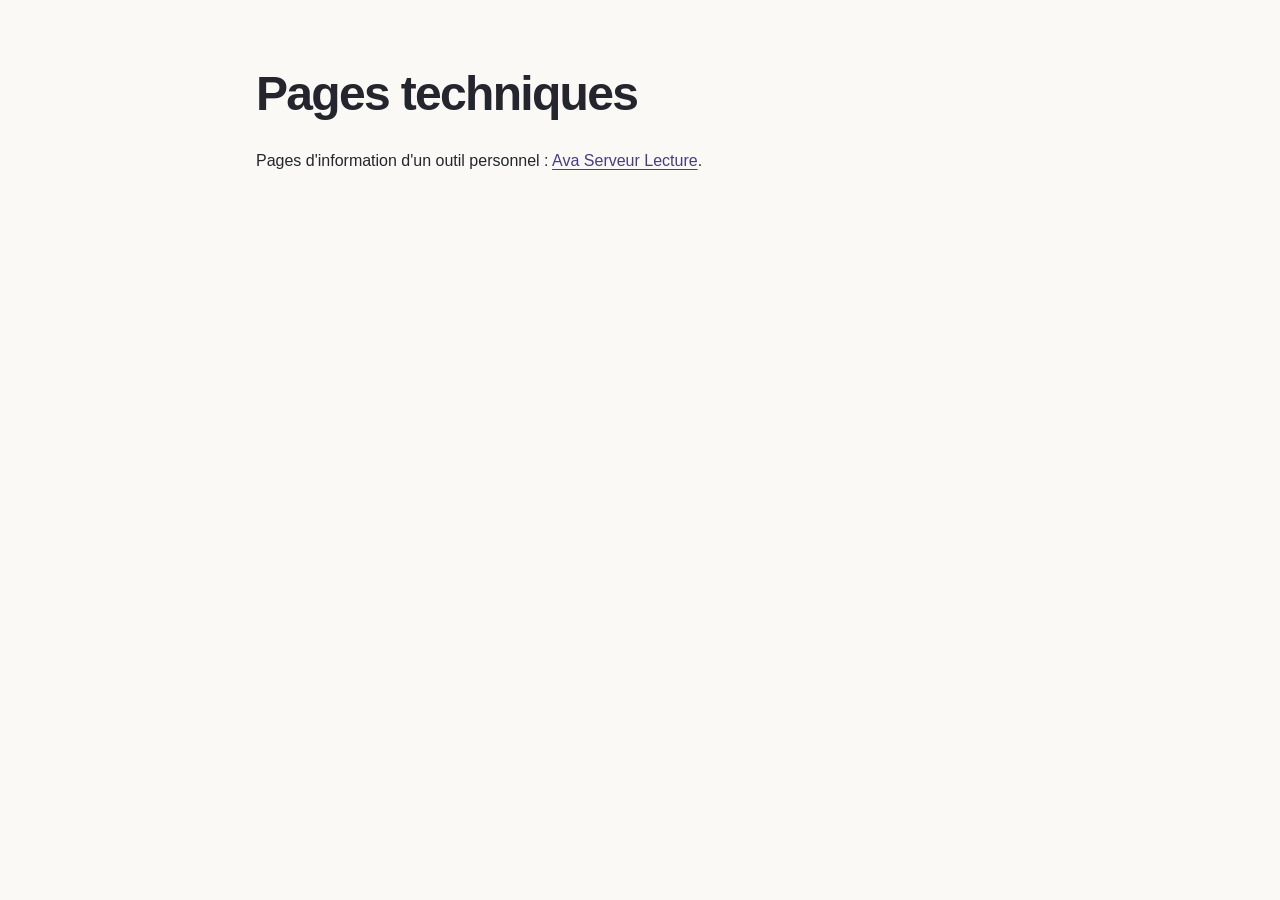
<file: index.html>
<!doctype html>
<html lang="fr">
  <head>
    <meta charset="utf-8">
    <meta name="viewport" content="width=device-width, initial-scale=1">
    <meta name="robots" content="noindex, nofollow">
    <meta name="google-site-verification" content="RIGk-N_ieXO8-MDH0Sox9layZw-b8BW01R7sZLmrwII">
    <meta http-equiv="Content-Security-Policy" content="default-src 'none'; style-src 'self'; base-uri 'none'; form-action 'none'">
    <meta name="referrer" content="no-referrer">
    <title>Pages techniques</title>
    <link rel="stylesheet" href="style.css">
  </head>
  <body>
    <main>
      <h1>Pages techniques</h1>
      <p>Pages d'information d'un outil personnel : <a href="serveur-lecture/">Ava Serveur Lecture</a>.</p>
    </main>
  </body>
</html>
</file>
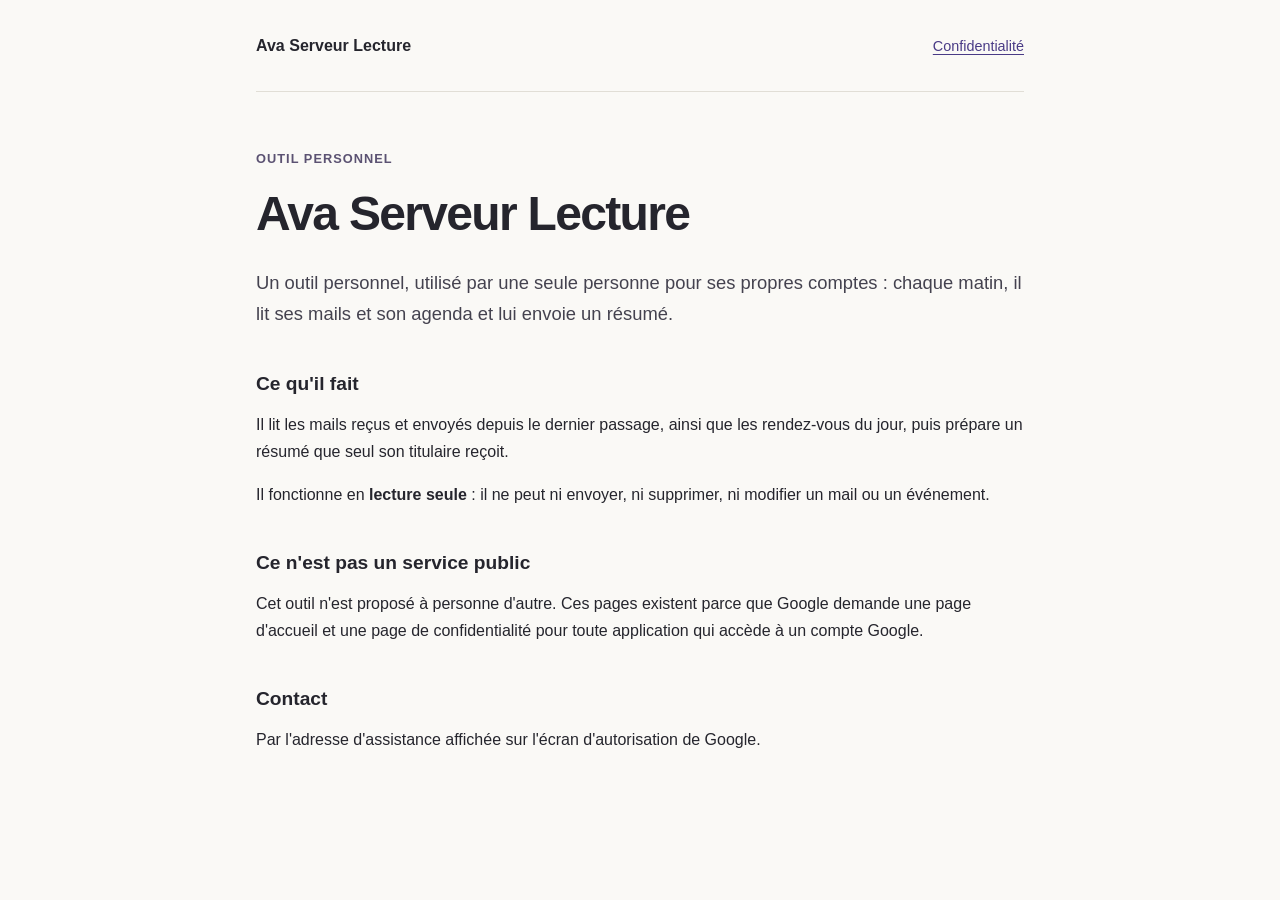
<file: serveur-lecture/index.html>
<!doctype html>
<html lang="fr">
  <head>
    <meta charset="utf-8">
    <meta name="viewport" content="width=device-width, initial-scale=1">
    <meta name="robots" content="noindex, nofollow">
    <meta name="description" content="Ava Serveur Lecture : outil personnel qui lit, en lecture seule, les mails et l'agenda de son titulaire pour lui préparer un résumé du matin.">
    <meta http-equiv="Content-Security-Policy" content="default-src 'none'; style-src 'self'; base-uri 'none'; form-action 'none'">
    <meta name="referrer" content="no-referrer">
    <title>Ava Serveur Lecture</title>
    <link rel="stylesheet" href="../style.css">
  </head>
  <body>
    <header class="site-header">
      <a class="brand" href="./" aria-current="page">Ava Serveur Lecture</a>
      <nav aria-label="Navigation principale">
        <a href="confidentialite.html">Confidentialité</a>
      </nav>
    </header>
    <main>
      <p class="eyebrow">Outil personnel</p>
      <h1>Ava Serveur Lecture</h1>
      <p class="lead">Un outil personnel, utilisé par une seule personne pour ses propres comptes : chaque matin, il lit ses mails et son agenda et lui envoie un résumé.</p>

      <section aria-labelledby="usage">
        <h2 id="usage">Ce qu'il fait</h2>
        <p>Il lit les mails reçus et envoyés depuis le dernier passage, ainsi que les rendez-vous du jour, puis prépare un résumé que seul son titulaire reçoit.</p>
        <p>Il fonctionne en <strong>lecture seule</strong> : il ne peut ni envoyer, ni supprimer, ni modifier un mail ou un événement.</p>
      </section>

      <section aria-labelledby="public">
        <h2 id="public">Ce n'est pas un service public</h2>
        <p>Cet outil n'est proposé à personne d'autre. Ces pages existent parce que Google demande une page d'accueil et une page de confidentialité pour toute application qui accède à un compte Google.</p>
      </section>

      <section aria-labelledby="contact">
        <h2 id="contact">Contact</h2>
        <p>Par l'adresse d'assistance affichée sur l'écran d'autorisation de Google.</p>
      </section>
    </main>
  </body>
</html>
</file>
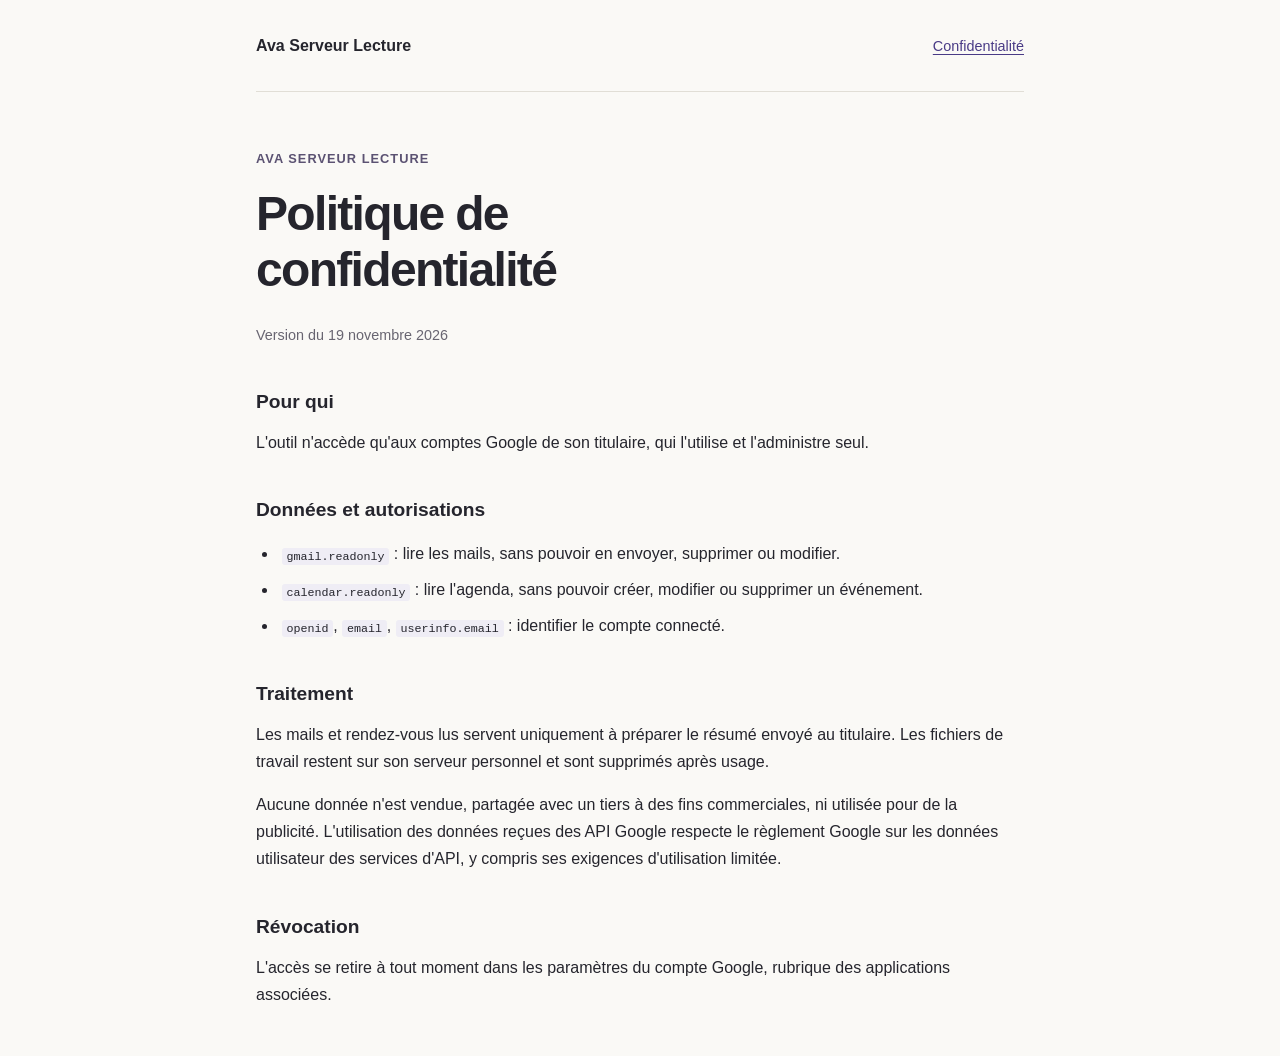
<file: serveur-lecture/confidentialite.html>
<!doctype html>
<html lang="fr">
  <head>
    <meta charset="utf-8">
    <meta name="viewport" content="width=device-width, initial-scale=1">
    <meta name="robots" content="noindex, nofollow">
    <meta name="description" content="Politique de confidentialité d'Ava Serveur Lecture : lecture seule, aucune donnée partagée ni revendue.">
    <meta http-equiv="Content-Security-Policy" content="default-src 'none'; style-src 'self'; base-uri 'none'; form-action 'none'">
    <meta name="referrer" content="no-referrer">
    <title>Confidentialité | Ava Serveur Lecture</title>
    <link rel="stylesheet" href="../style.css">
  </head>
  <body>
    <header class="site-header">
      <a class="brand" href="./">Ava Serveur Lecture</a>
      <nav aria-label="Navigation principale">
        <a href="confidentialite.html" aria-current="page">Confidentialité</a>
      </nav>
    </header>
    <main>
      <p class="eyebrow">Ava Serveur Lecture</p>
      <h1>Politique de confidentialité</h1>
      <p class="updated">Version du 19 novembre 2026</p>

      <section aria-labelledby="perimetre">
        <h2 id="perimetre">Pour qui</h2>
        <p>L'outil n'accède qu'aux comptes Google de son titulaire, qui l'utilise et l'administre seul.</p>
      </section>

      <section aria-labelledby="donnees">
        <h2 id="donnees">Données et autorisations</h2>
        <ul>
          <li><code>gmail.readonly</code> : lire les mails, sans pouvoir en envoyer, supprimer ou modifier.</li>
          <li><code>calendar.readonly</code> : lire l'agenda, sans pouvoir créer, modifier ou supprimer un événement.</li>
          <li><code>openid</code>, <code>email</code>, <code>userinfo.email</code> : identifier le compte connecté.</li>
        </ul>
      </section>

      <section aria-labelledby="traitement">
        <h2 id="traitement">Traitement</h2>
        <p>Les mails et rendez-vous lus servent uniquement à préparer le résumé envoyé au titulaire. Les fichiers de travail restent sur son serveur personnel et sont supprimés après usage.</p>
        <p>Aucune donnée n'est vendue, partagée avec un tiers à des fins commerciales, ni utilisée pour de la publicité. L'utilisation des données reçues des API Google respecte le règlement Google sur les données utilisateur des services d'API, y compris ses exigences d'utilisation limitée.</p>
      </section>

      <section aria-labelledby="revocation">
        <h2 id="revocation">Révocation</h2>
        <p>L'accès se retire à tout moment dans les paramètres du compte Google, rubrique des applications associées.</p>
      </section>
    </main>
  </body>
</html>
</file>
<file: style.css>
:root {
  color-scheme: light;
  font-family: -apple-system, BlinkMacSystemFont, "Segoe UI", sans-serif;
  color: #25252d;
  background: #faf9f6;
  line-height: 1.7;
  font-synthesis: none;
  text-rendering: optimizeLegibility;
}

* { box-sizing: border-box; }
body { margin: 0; }
a { color: #493b86; text-underline-offset: 0.2em; }
a:hover { color: #29204e; }
a:focus-visible { outline: 3px solid #7865bc; outline-offset: 5px; }

.site-header,
main,
footer {
  width: min(100% - 3rem, 48rem);
  margin-inline: auto;
}

.site-header {
  display: flex;
  justify-content: space-between;
  align-items: baseline;
  gap: 1rem;
  padding-block: 2rem;
  border-bottom: 1px solid #e1ded6;
}

.brand { font-weight: 750; text-decoration: none; color: #25252d; }
nav { font-size: 0.9rem; }
main { padding-block: 3.5rem 2rem; }
.eyebrow { color: #5b5272; font-size: 0.8rem; font-weight: 700; letter-spacing: 0.08em; text-transform: uppercase; }
h1 { max-width: 19ch; font-size: clamp(2rem, 5.5vw, 3rem); line-height: 1.16; letter-spacing: -0.035em; margin-block: 0.6rem 1.6rem; }
h2 { font-size: 1.2rem; line-height: 1.4; margin-block: 0 0.8rem; }
p { margin-block: 0 1rem; }
.lead { font-size: 1.15rem; color: #44424f; }
.updated { color: #686571; font-size: 0.9rem; }
section { margin-top: 2.6rem; }
ul { padding-left: 1.4rem; }
li { padding-left: 0.2rem; margin-bottom: 0.55rem; }
code { overflow-wrap: anywhere; font-size: 0.9em; background: #efedf5; padding: 0.1rem 0.3rem; border-radius: 0.2rem; }
.notice { margin-top: 2.6rem; padding: 1.5rem; background: #efedf5; border-left: 3px solid #7865bc; border-radius: 0 0.5rem 0.5rem 0; }
.notice p:last-child { margin-bottom: 0; }
footer { border-top: 1px solid #e1ded6; padding-block: 1.5rem 2.5rem; color: #686571; font-size: 0.85rem; }

@media (max-width: 480px) {
  .site-header, main, footer { width: calc(100% - 2rem); }
  .site-header { flex-wrap: wrap; padding-block: 1.2rem; }
  main { padding-top: 2.5rem; }
  .notice { padding: 1.1rem; }
}

@media print {
  :root { background: white; color: black; }
  main { padding-top: 1rem; }
  .notice { background: transparent; }
  a { color: inherit; }
  section { break-inside: avoid; }
}
</file>
